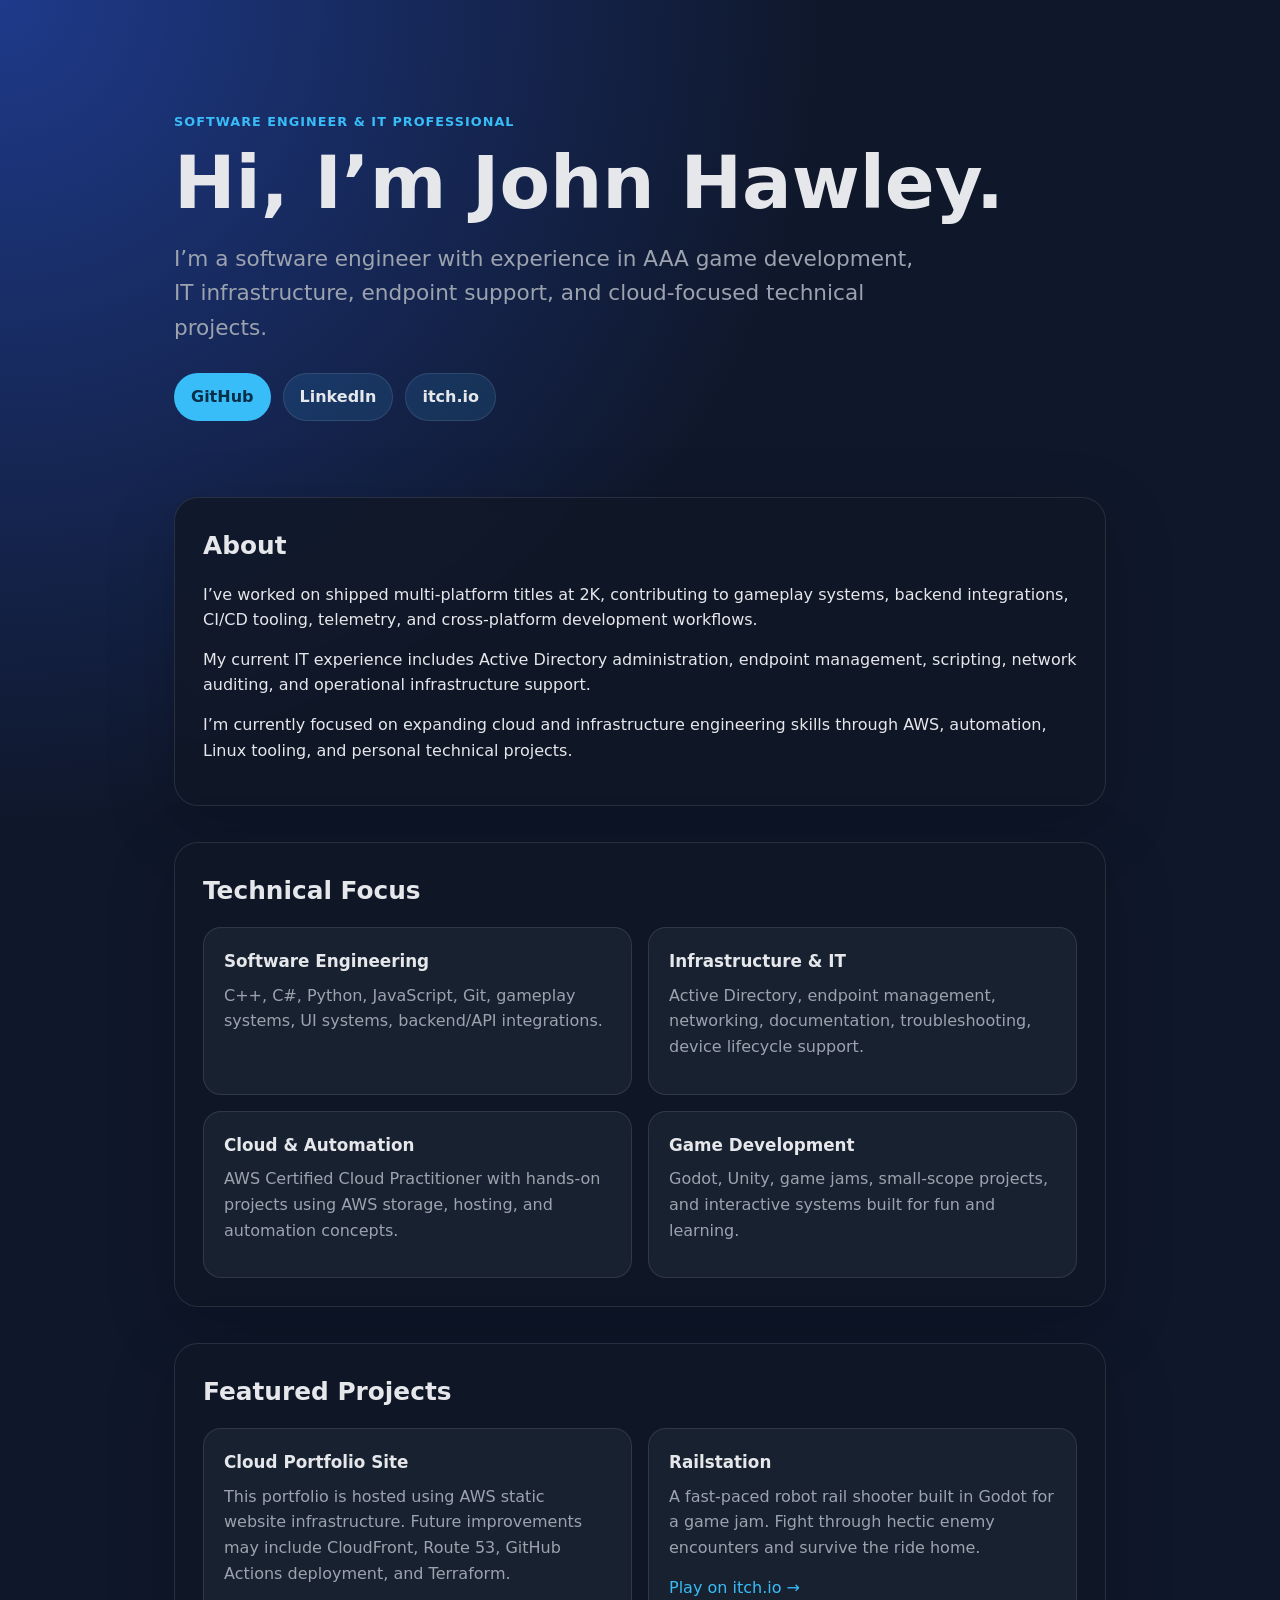
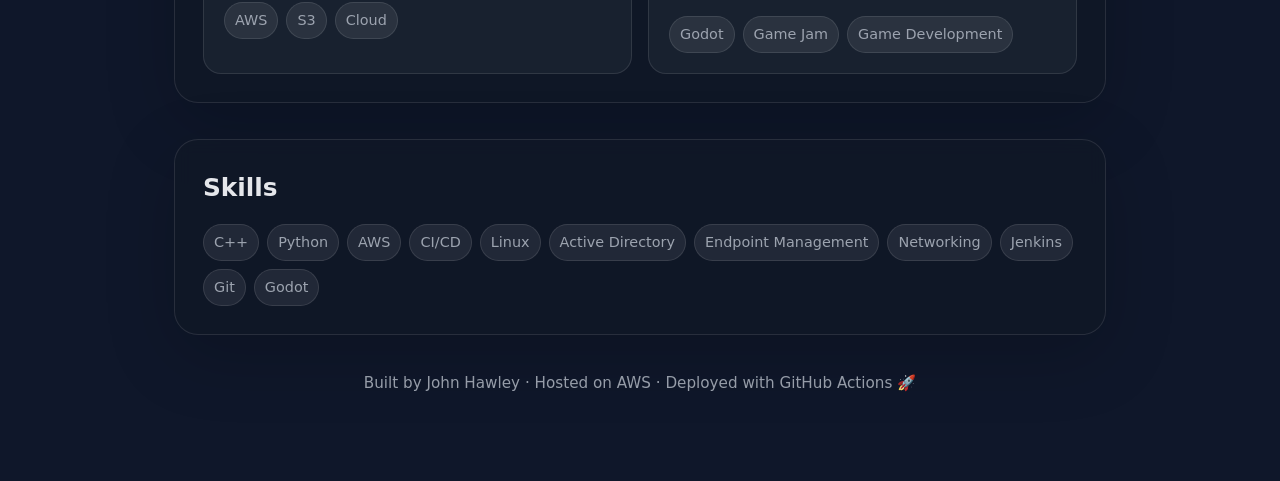
<file: index.html>
<!DOCTYPE html>
<html lang="en">
<head>
  <meta charset="UTF-8" />
  <meta name="viewport" content="width=device-width, initial-scale=1.0" />
  <title>John Hawley | Software Engineer & IT Professional</title>
  <meta name="description" content="Portfolio for John Hawley, a software engineer and IT professional focused on cloud, infrastructure, automation, and game development." />
  <style>
    :root {
      --bg: #0f172a;
      --panel: #111827;
      --panel-light: #1f2937;
      --text: #e5e7eb;
      --muted: #9ca3af;
      --accent: #38bdf8;
      --accent-soft: rgba(56, 189, 248, 0.12);
      --border: rgba(255, 255, 255, 0.1);
      --max-width: 980px;
    }

    * {
      box-sizing: border-box;
    }

    body {
      margin: 0;
      font-family: system-ui, -apple-system, BlinkMacSystemFont, "Segoe UI", sans-serif;
      background: radial-gradient(circle at top left, #1e3a8a 0, transparent 34%), var(--bg);
      color: var(--text);
      line-height: 1.6;
    }

    a {
      color: var(--accent);
      text-decoration: none;
    }

    a:hover {
      text-decoration: underline;
    }

    .page {
      max-width: var(--max-width);
      margin: 0 auto;
      padding: 48px 24px 72px;
    }

    header {
      padding: 64px 0 40px;
    }

    .eyebrow {
      color: var(--accent);
      font-weight: 700;
      letter-spacing: 0.08em;
      text-transform: uppercase;
      font-size: 0.8rem;
      margin-bottom: 12px;
    }

    h1 {
      font-size: clamp(2.4rem, 7vw, 4.6rem);
      line-height: 1.05;
      margin: 0 0 20px;
    }

    .subtitle {
      font-size: clamp(1.1rem, 2vw, 1.35rem);
      max-width: 760px;
      color: var(--muted);
      margin-bottom: 28px;
    }

    .actions {
      display: flex;
      flex-wrap: wrap;
      gap: 12px;
      margin-top: 28px;
    }

    .button {
      display: inline-flex;
      align-items: center;
      justify-content: center;
      padding: 10px 16px;
      border-radius: 999px;
      border: 1px solid var(--border);
      background: var(--accent-soft);
      color: var(--text);
      font-weight: 650;
    }

    .button.primary {
      background: var(--accent);
      color: #082f49;
      border-color: transparent;
    }

    section {
      margin-top: 36px;
      padding: 28px;
      background: rgba(17, 24, 39, 0.82);
      border: 1px solid var(--border);
      border-radius: 24px;
      box-shadow: 0 20px 70px rgba(0, 0, 0, 0.18);
      backdrop-filter: blur(8px);
    }

    h2 {
      margin: 0 0 16px;
      font-size: 1.55rem;
    }

    h3 {
      margin: 0 0 8px;
      font-size: 1.05rem;
    }

    p {
      margin: 0 0 14px;
    }

    .grid {
      display: grid;
      grid-template-columns: repeat(2, minmax(0, 1fr));
      gap: 16px;
    }

    .card {
      padding: 20px;
      border: 1px solid var(--border);
      border-radius: 18px;
      background: rgba(31, 41, 55, 0.65);
    }

    .tag-list {
      display: flex;
      flex-wrap: wrap;
      gap: 8px;
      padding: 0;
      margin: 16px 0 0;
      list-style: none;
    }

    .tag {
      padding: 6px 10px;
      border-radius: 999px;
      background: rgba(255, 255, 255, 0.08);
      color: var(--muted);
      font-size: 0.9rem;
      border: 1px solid var(--border);
    }

    .muted {
      color: var(--muted);
    }

    footer {
      color: var(--muted);
      padding: 36px 0 0;
      text-align: center;
      font-size: 0.95rem;
    }

    @media (max-width: 720px) {
      .page {
        padding: 28px 18px 56px;
      }

      header {
        padding-top: 36px;
      }

      section {
        padding: 22px;
      }

      .grid {
        grid-template-columns: 1fr;
      }
    }
  </style>
</head>
<body>
  <main class="page">
    <header>
      <div class="eyebrow">Software Engineer & IT Professional</div>
      <h1>Hi, I’m John Hawley.</h1>
      <p class="subtitle">
        I’m a software engineer with experience in AAA game development, IT infrastructure,
        endpoint support, and cloud-focused technical projects.
      </p>
      <div class="actions">
        <a class="button primary" href="https://github.com/jh318" target="_blank" rel="noreferrer">GitHub</a>
        <a class="button" href="https://www.linkedin.com/in/jh318/" target="_blank" rel="noreferrer">LinkedIn</a>
        <a class="button" href="https://jh318.itch.io/" target="_blank" rel="noreferrer">itch.io</a>
      </div>
    </header>

    <section>
      <h2>About</h2>
      <p>
        I’ve worked on shipped multi-platform titles at 2K, contributing to gameplay systems,
        backend integrations, CI/CD tooling, telemetry, and cross-platform development workflows.
      </p>
      <p>
        My current IT experience includes Active Directory administration, endpoint management,
        scripting, network auditing, and operational infrastructure support.
      </p>
      <p>
        I’m currently focused on expanding cloud and infrastructure engineering skills through AWS,
        automation, Linux tooling, and personal technical projects.
      </p>
    </section>

    <section>
      <h2>Technical Focus</h2>
      <div class="grid">
        <div class="card">
          <h3>Software Engineering</h3>
          <p class="muted">C++, C#, Python, JavaScript, Git, gameplay systems, UI systems, backend/API integrations.</p>
        </div>
        <div class="card">
          <h3>Infrastructure & IT</h3>
          <p class="muted">Active Directory, endpoint management, networking, documentation, troubleshooting, device lifecycle support.</p>
        </div>
        <div class="card">
          <h3>Cloud & Automation</h3>
          <p class="muted">AWS Certified Cloud Practitioner with hands-on projects using AWS storage, hosting, and automation concepts.</p>
        </div>
        <div class="card">
          <h3>Game Development</h3>
          <p class="muted">Godot, Unity, game jams, small-scope projects, and interactive systems built for fun and learning.</p>
        </div>
      </div>
    </section>

    <section>
      <h2>Featured Projects</h2>
      <div class="grid">
        <article class="card">
          <h3>Cloud Portfolio Site</h3>
          <p class="muted">
            This portfolio is hosted using AWS static website infrastructure. Future improvements may include CloudFront,
            Route 53, GitHub Actions deployment, and Terraform.
          </p>
          <ul class="tag-list">
            <li class="tag">AWS</li>
            <li class="tag">S3</li>
            <li class="tag">Cloud</li>
          </ul>
        </article>

        <article class="card">
          <h3>Railstation</h3>
          <p class="muted">
            A fast-paced robot rail shooter built in Godot for a game jam. Fight through hectic enemy encounters and survive the ride home.
          </p>
          <a href="https://jh318.itch.io/railstation" target="_blank" rel="noreferrer">Play on itch.io →</a>
          <ul class="tag-list">
            <li class="tag">Godot</li>
            <li class="tag">Game Jam</li>
            <li class="tag">Game Development</li>
          </ul>
        </article>
      </div>
    </section>

    <section>
      <h2>Skills</h2>
      <ul class="tag-list">
        <li class="tag">C++</li>
        <li class="tag">Python</li>
        <li class="tag">AWS</li>
        <li class="tag">CI/CD</li>
        <li class="tag">Linux</li>
        <li class="tag">Active Directory</li>
        <li class="tag">Endpoint Management</li>
        <li class="tag">Networking</li>
        <li class="tag">Jenkins</li>
        <li class="tag">Git</li>
        <li class="tag">Godot</li>
      </ul>
    </section>

    <footer>
      <p>Built by John Hawley · Hosted on AWS · Deployed with GitHub Actions 🚀</p>
    </footer>
  </main>
</body>
</html>
</file>
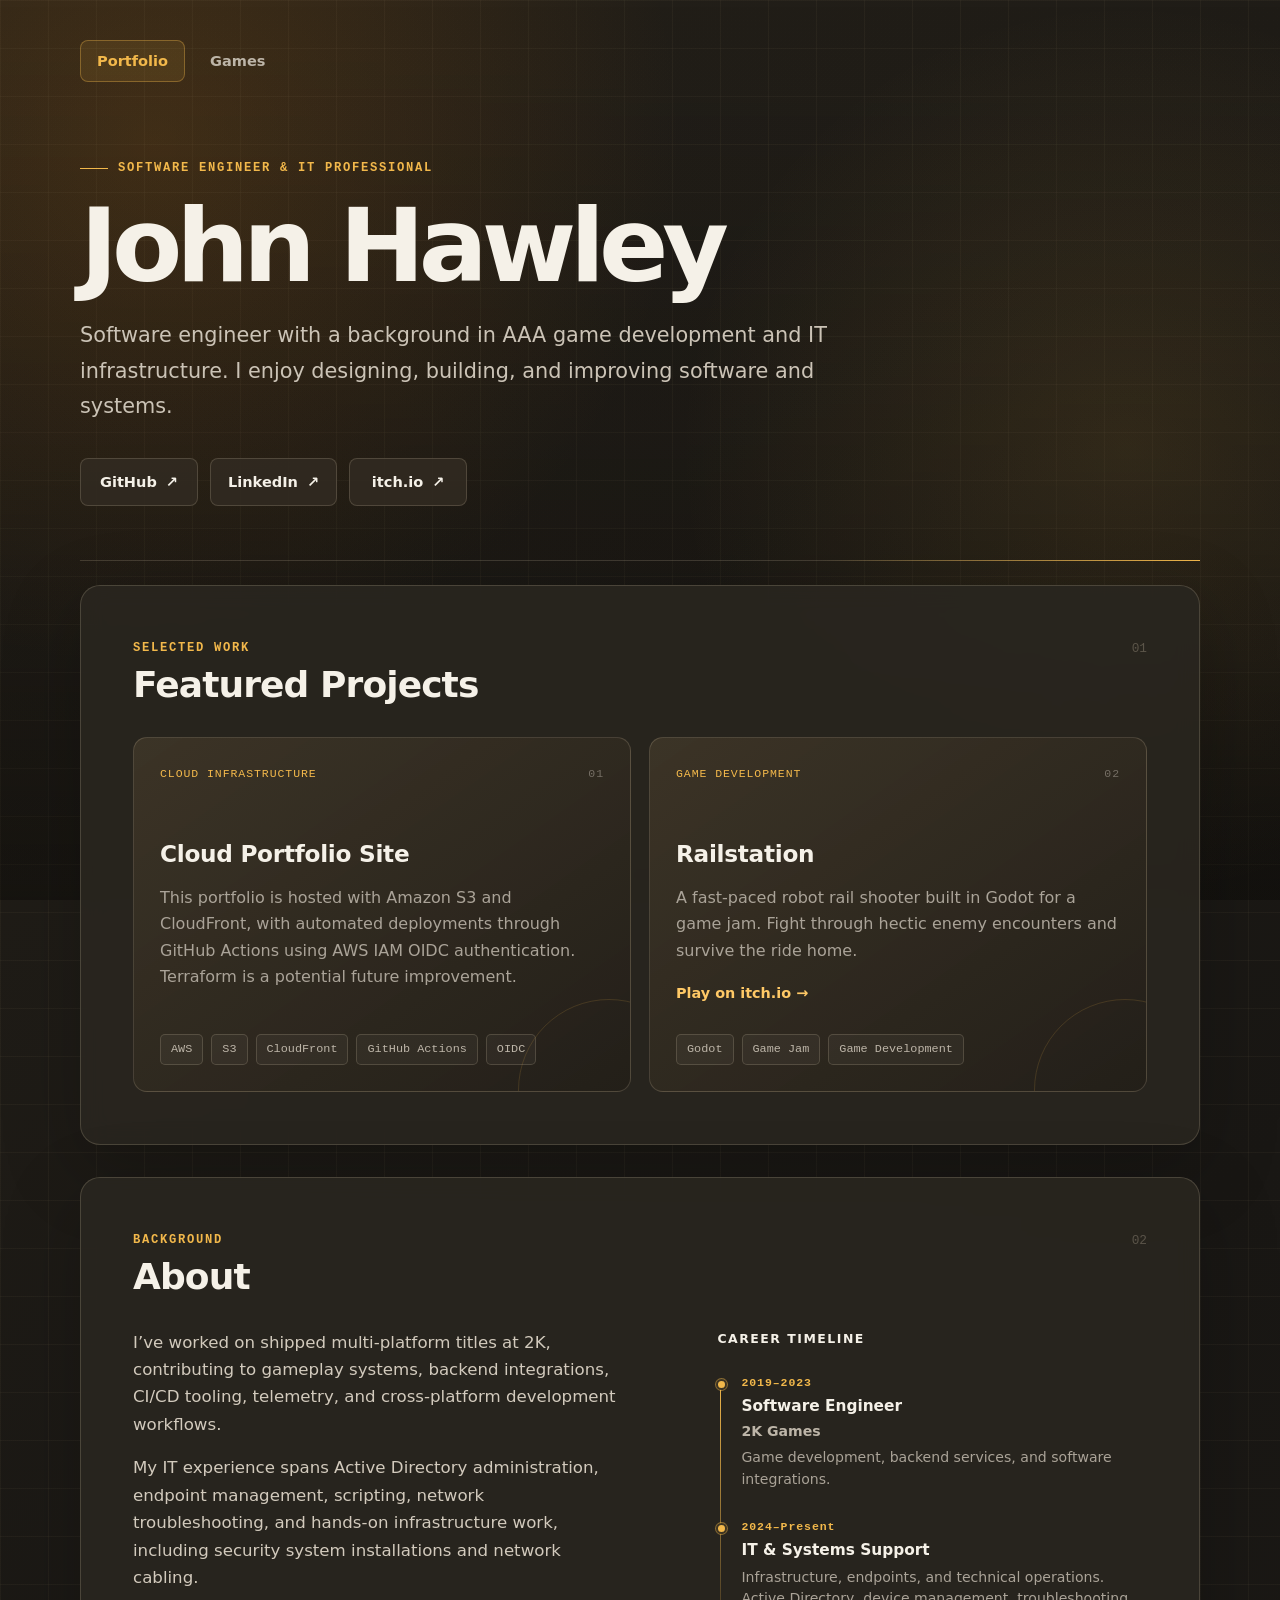
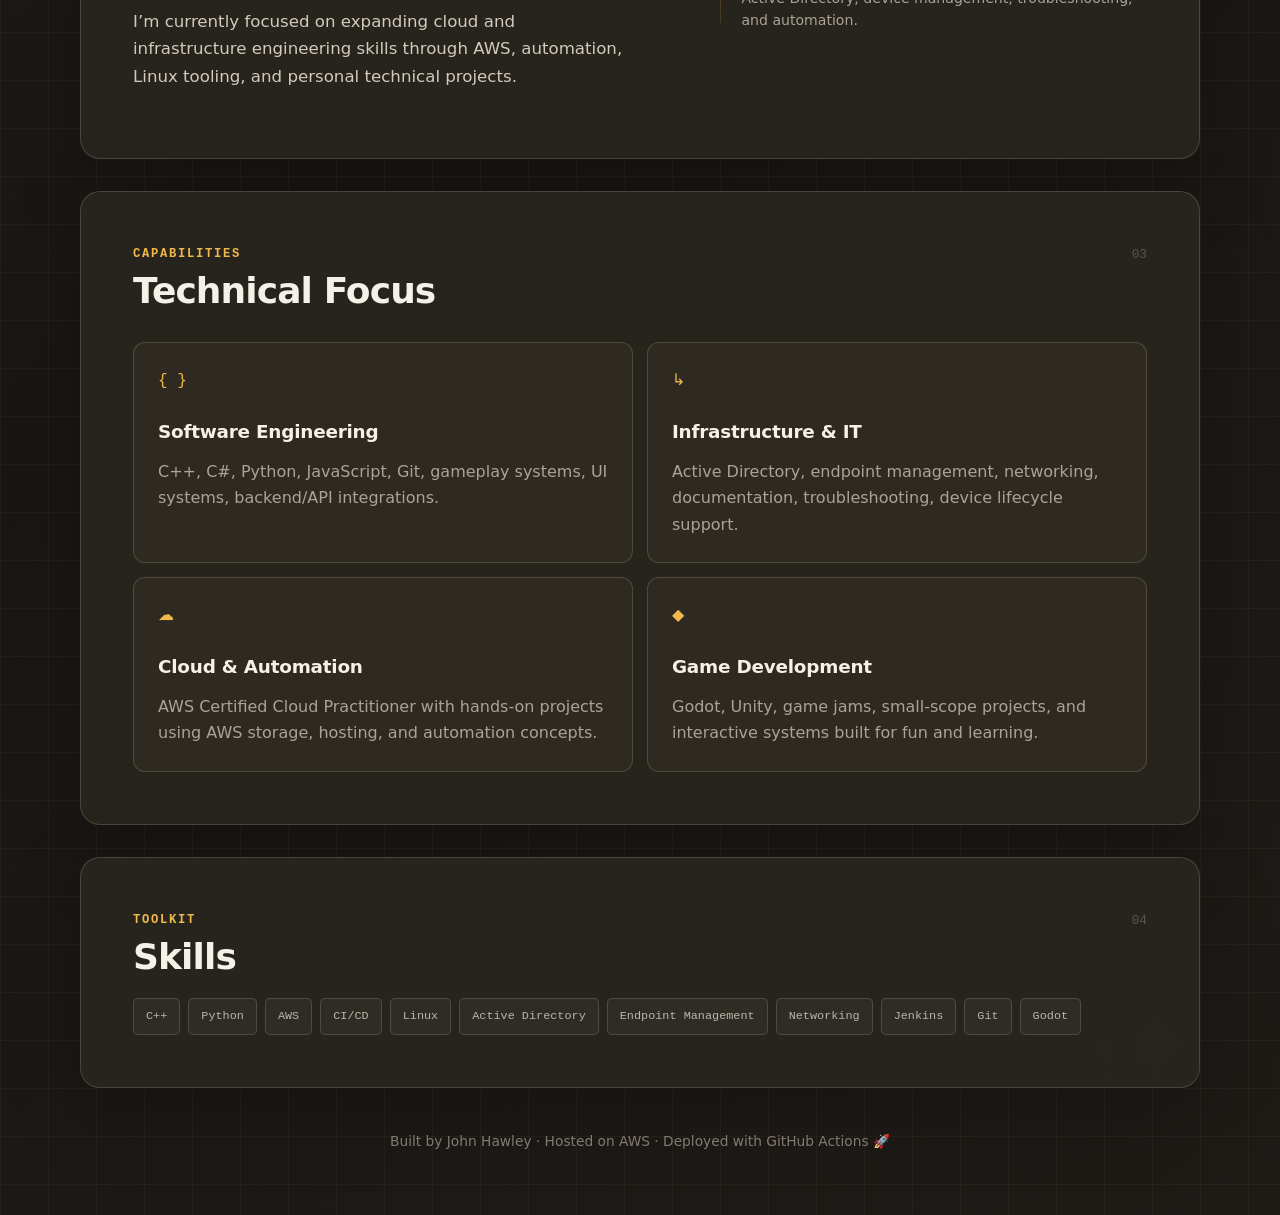
<file: site/index.html>
<!DOCTYPE html>
<html lang="en">
<head>
  <meta charset="UTF-8" />
  <meta name="viewport" content="width=device-width, initial-scale=1.0" />
  <title>John Hawley | Software Engineer & IT Professional</title>
  <meta name="description" content="Portfolio for John Hawley, a software engineer and IT professional focused on cloud, infrastructure, automation, and game development." />
  <link rel="stylesheet" href="css/style.css" />
</head>
<body>
  <main class="page">
    <nav class="site-nav" aria-label="Main navigation">
      <a href="/" aria-current="page">Portfolio</a>
      <a href="/games/">Games</a>
    </nav>
    <header class="hero">
      <div class="hero-content">
        <div class="eyebrow"><span aria-hidden="true"></span> Software Engineer & IT Professional</div>
        <h1>John Hawley</h1>
        <p class="subtitle">
          Software engineer with a background in AAA game development and IT infrastructure. 
          I enjoy designing, building, and improving software and systems.
        </p>
        <div class="actions">
          <a class="button" href="https://github.com/jh318" target="_blank" rel="noreferrer">GitHub <span aria-hidden="true">↗</span></a>
          <a class="button" href="https://www.linkedin.com/in/jh318/" target="_blank" rel="noreferrer">LinkedIn <span aria-hidden="true">↗</span></a>
          <a class="button" href="https://jh318.itch.io/" target="_blank" rel="noreferrer">itch.io <span aria-hidden="true">↗</span></a>
        </div>
      </div>
    </header>

    <section class="section projects" aria-labelledby="projects-title">
      <div class="section-heading"><div><p class="section-kicker">Selected work</p><h2 id="projects-title">Featured Projects</h2></div><span class="section-index" aria-hidden="true">01</span></div>
      <div class="project-grid">
        <article class="project-card">
          <div class="project-topline"><span class="project-type">Cloud infrastructure</span><span aria-hidden="true">01</span></div>
          <h3>Cloud Portfolio Site</h3>
          <p class="muted">
            This portfolio is hosted with Amazon S3 and CloudFront, with automated deployments through GitHub Actions
            using AWS IAM OIDC authentication. Terraform is a potential future improvement.
          </p>
          <ul class="tag-list">
            <li class="tag">AWS</li>
            <li class="tag">S3</li>
            <li class="tag">CloudFront</li>
            <li class="tag">GitHub Actions</li>
            <li class="tag">OIDC</li>
          </ul>
        </article>
        <article class="project-card">
          <div class="project-topline"><span class="project-type">Game development</span><span aria-hidden="true">02</span></div>
          <h3>Railstation</h3>
          <p class="muted">A fast-paced robot rail shooter built in Godot for a game jam. Fight through hectic enemy encounters and survive the ride home.</p>
          <a class="project-link" href="https://jh318.itch.io/railstation" target="_blank" rel="noreferrer">Play on itch.io <span aria-hidden="true">→</span></a>
          <ul class="tag-list">
            <li class="tag">Godot</li>
            <li class="tag">Game Jam</li>
            <li class="tag">Game Development</li>
          </ul>
        </article>
      </div>
    </section>

    <section class="section about" aria-labelledby="about-title">
      <div class="section-heading"><div><p class="section-kicker">Background</p><h2 id="about-title">About</h2></div><span class="section-index" aria-hidden="true">02</span></div>
      <div class="about-layout">
        <div class="about-copy">
          <p>
            I’ve worked on shipped multi-platform titles at 2K, contributing to gameplay systems,
            backend integrations, CI/CD tooling, telemetry, and cross-platform development workflows.
          </p>
          <p>
            My IT experience spans Active Directory administration, endpoint management, scripting, 
            network troubleshooting, and hands-on infrastructure work, including security system installations and network cabling.
          </p>
          <p>
            I’m currently focused on expanding cloud and infrastructure engineering skills through AWS,
            automation, Linux tooling, and personal technical projects.
          </p>
        </div>
        <div class="career" aria-labelledby="career-title">
          <h3 id="career-title">Career timeline</h3>
          <ol class="timeline">
            <li>
              <time>2019–2023</time>
              <h4>Software Engineer</h4>
              <p class="timeline-org">2K Games</p>
              <p>Game development, backend services, and software integrations.</p>
            </li>
            <li>
              <time>2024–Present</time>
              <h4>IT &amp; Systems Support</h4>
              <p>Infrastructure, endpoints, and technical operations.<br />Active Directory, device management, troubleshooting, and automation.</p>
            </li>
          </ol>
        </div>
      </div>
    </section>

    <section class="section focus" aria-labelledby="focus-title">
      <div class="section-heading"><div><p class="section-kicker">Capabilities</p><h2 id="focus-title">Technical Focus</h2></div><span class="section-index" aria-hidden="true">03</span></div>
      <div class="grid">
        <div class="card">
          <span class="card-icon" aria-hidden="true">{ }</span>
          <h3>Software Engineering</h3>
          <p class="muted">C++, C#, Python, JavaScript, Git, gameplay systems, UI systems, backend/API integrations.</p>
        </div>
        <div class="card">
          <span class="card-icon" aria-hidden="true">↳</span>
          <h3>Infrastructure & IT</h3>
          <p class="muted">Active Directory, endpoint management, networking, documentation, troubleshooting, device lifecycle support.</p>
        </div>
        <div class="card">
          <span class="card-icon" aria-hidden="true">☁</span>
          <h3>Cloud & Automation</h3>
          <p class="muted">AWS Certified Cloud Practitioner with hands-on projects using AWS storage, hosting, and automation concepts.</p>
        </div>
        <div class="card">
          <span class="card-icon" aria-hidden="true">◆</span>
          <h3>Game Development</h3>
          <p class="muted">Godot, Unity, game jams, small-scope projects, and interactive systems built for fun and learning.</p>
        </div>
      </div>
    </section>

    <section class="section skills" aria-labelledby="skills-title">
      <div class="section-heading compact"><div><p class="section-kicker">Toolkit</p><h2 id="skills-title">Skills</h2></div><span class="section-index" aria-hidden="true">04</span></div>
      <ul class="tag-list">
        <li class="tag">C++</li>
        <li class="tag">Python</li>
        <li class="tag">AWS</li>
        <li class="tag">CI/CD</li>
        <li class="tag">Linux</li>
        <li class="tag">Active Directory</li>
        <li class="tag">Endpoint Management</li>
        <li class="tag">Networking</li>
        <li class="tag">Jenkins</li>
        <li class="tag">Git</li>
        <li class="tag">Godot</li>
      </ul>
    </section>

    <footer>
      <p>Built by John Hawley · Hosted on AWS · Deployed with GitHub Actions 🚀</p>
    </footer>
  </main>
</body>
</html>
</file>
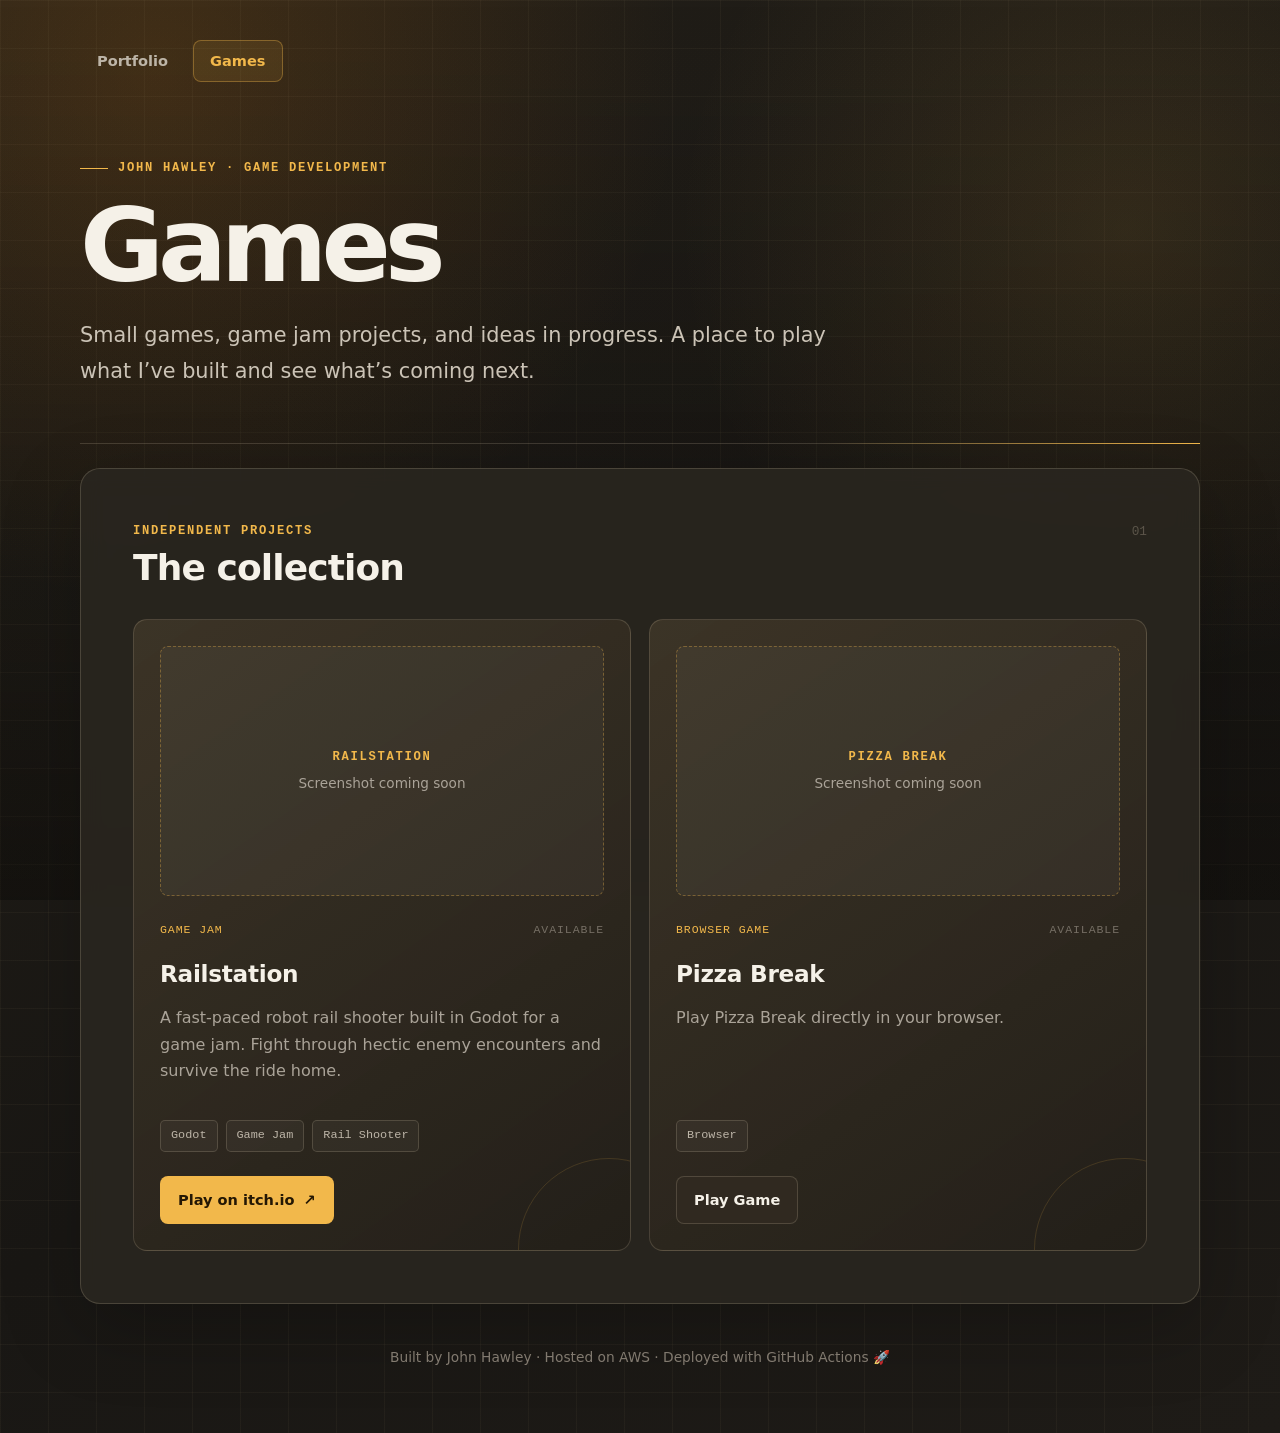
<file: site/games.html>
<!DOCTYPE html>
<html lang="en">
<head>
  <meta charset="UTF-8" />
  <meta name="viewport" content="width=device-width, initial-scale=1.0" />
  <title>Games | John Hawley</title>
  <meta name="description" content="Games and game development projects by John Hawley, including Railstation and Pizza Break." />
  <link rel="stylesheet" href="css/style.css" />
</head>
<body>
  <main class="page">
    <nav class="site-nav" aria-label="Main navigation">
      <a href="index.html">Portfolio</a>
      <a href="games.html" aria-current="page">Games</a>
    </nav>

    <header class="hero games-hero">
      <div class="hero-content">
        <div class="eyebrow"><span aria-hidden="true"></span> John Hawley · Game development</div>
        <h1>Games</h1>
        <p class="subtitle">Small games, game jam projects, and ideas in progress. A place to play what I’ve built and see what’s coming next.</p>
      </div>
    </header>

    <section class="section projects" aria-labelledby="games-title">
      <div class="section-heading"><div><p class="section-kicker">Independent projects</p><h2 id="games-title">The collection</h2></div><span class="section-index" aria-hidden="true">01</span></div>
      <div class="project-grid game-grid">
        <!-- Add games by copying a game-card. Replace the media placeholder with a real screenshot; see README.md. -->
        <article class="project-card game-card" aria-labelledby="railstation-title">
          <div class="game-media">
            <span class="section-kicker">Railstation</span>
            <p>Screenshot coming soon</p>
          </div>
          <div class="project-topline"><span class="project-type">Game jam</span><span>Available</span></div>
          <h3 id="railstation-title">Railstation</h3>
          <p class="muted">A fast-paced robot rail shooter built in Godot for a game jam. Fight through hectic enemy encounters and survive the ride home.</p>
          <ul class="tag-list" aria-label="Railstation technologies and categories">
            <li class="tag">Godot</li>
            <li class="tag">Game Jam</li>
            <li class="tag">Rail Shooter</li>
          </ul>
          <div class="actions">
            <a class="button primary" href="https://jh318.itch.io/railstation" target="_blank" rel="noreferrer" aria-label="Play Railstation on itch.io (opens in a new tab)">Play on itch.io <span aria-hidden="true">↗</span></a>
          </div>
        </article>

        <article class="project-card game-card" aria-labelledby="pizza-break-title">
          <div class="game-media">
            <span class="section-kicker">Pizza Break</span>
            <p>Screenshot coming soon</p>
          </div>
          <div class="project-topline"><span class="project-type">Browser game</span><span>Available</span></div>
          <h3 id="pizza-break-title">Pizza Break</h3>
          <p class="muted">Play Pizza Break directly in your browser.</p>
          <ul class="tag-list" aria-label="Pizza Break platform">
            <li class="tag">Browser</li>
          </ul>
          <div class="actions">
            <a class="button" href="/games/pizza-break/index.html">Play Game</a>
          </div>
        </article>
      </div>
    </section>

    <footer>
      <p>Built by John Hawley · Hosted on AWS · Deployed with GitHub Actions 🚀</p>
    </footer>
  </main>
</body>
</html>
</file>
<file: site/css/style.css>
:root {
  /* Page background and lighting */
  --bg: #191714;
  --bg-gradient-start: #242019;
  --bg-gradient-end: #1e1b17;
  --bg-grid-line: rgba(222, 197, 149, 0.045);
  --bg-glow-primary: rgba(180, 106, 20, 0.22);
  --bg-glow-accent: rgba(242, 184, 75, 0.12);
  --bg-overlay-mid: rgba(8, 7, 5, 0.18);
  --bg-overlay-end: rgba(8, 7, 5, 0.36);

  /* Surfaces and depth */
  --panel: rgba(42, 38, 32, 0.9);
  --button-bg: rgba(49, 43, 33, 0.88);
  --project-bg-start: rgba(65, 56, 41, 0.82);
  --project-bg-end: rgba(35, 31, 25, 0.94);
  --card-bg: rgba(52, 46, 36, 0.74);
  --tag-bg: rgba(255, 255, 255, 0.04);
  --shadow: rgba(0, 0, 0, 0.22);

  /* Text */
  --text: #f5f1e8;
  --muted: #aaa398;
  --text-intro: #cbc3b6;
  --text-body: #d2cabd;
  --text-soft: #bdb5a8;
  --text-dim: #756e64;
  --text-footer: #898176;

  /* Accent and interactions */
  --accent: #f2b84b;
  --accent-strong: #ffc966;
  --accent-hover: #ffdc91;
  --accent-soft: rgba(242, 184, 75, 0.1);
  --accent-line-soft: rgba(242, 184, 75, 0.12);
  --accent-ring: rgba(242, 184, 75, 0.5);
  --accent-contrast: #241704;

  /* Borders and indicators */
  --border: rgba(224, 207, 177, 0.19);
  --border-bright: rgba(242, 184, 75, 0.34);
  --section-index: rgba(190, 178, 157, 0.34);

  --max-width: 1120px;
}

* { box-sizing: border-box; }
html { scroll-behavior: smooth; }

body {
  margin: 0;
  min-height: 100vh;
  font-family: Inter, ui-sans-serif, system-ui, -apple-system, BlinkMacSystemFont, "Segoe UI", sans-serif;
  background-color: var(--bg);
  background-image:
    linear-gradient(var(--bg-grid-line) 1px, transparent 1px),
    linear-gradient(90deg, var(--bg-grid-line) 1px, transparent 1px),
    radial-gradient(circle at 12% 5%, var(--bg-glow-primary), transparent 33rem),
    radial-gradient(circle at 88% 16%, var(--bg-glow-accent), transparent 28rem),
    linear-gradient(145deg, var(--bg-gradient-start) 0%, var(--bg) 55%, var(--bg-gradient-end) 100%);
  background-size: 48px 48px, 48px 48px, auto, auto, auto;
  color: var(--text);
  line-height: 1.65;
}

body::before {
  content: "";
  position: fixed;
  inset: 0;
  pointer-events: none;
  background: linear-gradient(180deg, transparent 0%, var(--bg-overlay-mid) 70%, var(--bg-overlay-end) 100%);
  z-index: -1;
}

a { color: var(--accent-strong); text-decoration: none; }
a:hover { color: var(--accent-hover); }
a:focus-visible { outline: 2px solid var(--accent); outline-offset: 4px; }

.page {
  width: min(calc(100% - 48px), var(--max-width));
  margin: 0 auto;
  padding: 40px 0 64px;
}

.hero {
  position: relative;
  display: flex;
  align-items: center;
  min-height: 460px;
  padding: 76px 0 54px;
  border-bottom: 1px solid var(--border);
}

.hero::after {
  content: "";
  position: absolute;
  right: 0;
  bottom: -1px;
  width: 34%;
  height: 1px;
  background: linear-gradient(90deg, transparent, var(--accent));
}

.hero-content {
  position: relative;
  z-index: 1;
  width: min(100%, 820px);
}

.eyebrow,
.section-kicker {
  color: var(--accent);
  font-family: ui-monospace, SFMono-Regular, Menlo, Monaco, Consolas, monospace;
  font-size: 0.76rem;
  font-weight: 700;
  letter-spacing: 0.14em;
  text-transform: uppercase;
}

.eyebrow { display: flex; align-items: center; gap: 10px; margin-bottom: 20px; }
.eyebrow span { width: 28px; height: 1px; background: currentColor; }

h1 {
  max-width: 780px;
  margin: 0 0 24px;
  color: var(--text);
  font-size: clamp(3.5rem, 8vw, 6.75rem);
  font-weight: 780;
  letter-spacing: -0.06em;
  line-height: 0.94;
}

.subtitle {
  max-width: 800px;
  margin: 0;
  color: var(--text-intro);
  font-size: clamp(1.05rem, 2vw, 1.3rem);
  line-height: 1.7;
}

.actions { display: flex; flex-wrap: wrap; gap: 12px; margin-top: 34px; }

.button {
  display: inline-flex;
  align-items: center;
  justify-content: center;
  gap: 9px;
  min-width: 118px;
  padding: 11px 17px;
  border: 1px solid var(--border);
  border-radius: 8px;
  background: var(--button-bg);
  color: var(--text);
  font-size: 0.91rem;
  font-weight: 700;
  transition: border-color 160ms ease, background-color 160ms ease, transform 160ms ease;
}

.button:hover {
  border-color: var(--border-bright);
  background: var(--accent-soft);
  color: var(--text);
  transform: translateY(-2px);
}

.button.primary { background: var(--accent); border-color: transparent; color: var(--accent-contrast); }
.button.primary:hover { background: var(--accent-strong); color: var(--accent-contrast); }

.section {
  margin-top: 32px;
  padding: clamp(28px, 5vw, 52px);
  border: 1px solid var(--border);
  border-radius: 20px;
  background: var(--panel);
  box-shadow: 0 24px 80px var(--shadow);
  backdrop-filter: blur(12px);
}

.hero + .projects { margin-top: 24px; }

.section-heading { display: flex; align-items: flex-start; justify-content: space-between; gap: 24px; margin-bottom: 30px; }
.section-heading.compact { margin-bottom: 20px; }
.section-kicker { margin: 0 0 5px; }
.section-index { color: var(--section-index); font-family: ui-monospace, monospace; font-size: 0.8rem; }

h2 { margin: 0; font-size: clamp(1.75rem, 3vw, 2.25rem); letter-spacing: -0.025em; line-height: 1.2; }
h3 { margin: 0 0 12px; font-size: 1.15rem; letter-spacing: -0.012em; }
p { margin: 0 0 16px; }

.project-grid { display: grid; grid-template-columns: repeat(2, minmax(0, 1fr)); gap: 18px; }

.project-card {
  position: relative;
  display: flex;
  flex-direction: column;
  min-height: 340px;
  padding: 26px;
  overflow: hidden;
  border: 1px solid var(--border);
  border-radius: 14px;
  background: linear-gradient(145deg, var(--project-bg-start), var(--project-bg-end));
  transition: border-color 180ms ease, transform 180ms ease;
}

.project-card::after {
  content: "";
  position: absolute;
  right: -70px;
  bottom: -90px;
  width: 180px;
  height: 180px;
  border: 1px solid var(--border-bright);
  border-radius: 50%;
  opacity: 0.45;
}

.project-card:hover { border-color: var(--border-bright); transform: translateY(-3px); }
.project-topline {
  display: flex;
  justify-content: space-between;
  margin-bottom: 52px;
  color: var(--text-dim);
  font-family: ui-monospace, monospace;
  font-size: 0.72rem;
  text-transform: uppercase;
  letter-spacing: 0.08em;
}

.project-type { color: var(--accent); }
.project-card h3 { font-size: 1.45rem; }
.project-card .muted { flex-grow: 1; }
.project-link { position: relative; z-index: 1; width: fit-content; margin: 2px 0 8px; font-weight: 700; font-size: 0.9rem; }

.grid { display: grid; grid-template-columns: repeat(2, minmax(0, 1fr)); gap: 14px; }
.card { padding: 24px; border: 1px solid var(--border); border-radius: 12px; background: var(--card-bg); }
.card-icon { display: inline-block; margin-bottom: 22px; color: var(--accent); font-family: ui-monospace, monospace; font-size: 1rem; }
.card p { margin-bottom: 0; }
.muted { color: var(--muted); }

.about-layout {
  display: grid;
  grid-template-columns: minmax(0, 1.05fr) minmax(340px, 0.95fr);
  gap: clamp(42px, 7vw, 76px);
  align-items: start;
}

.about-copy { max-width: 620px; }
.about-copy p { color: var(--text-body); font-size: 1.04rem; }

.career {
  padding-left: clamp(0px, 1.5vw, 16px);
}

.career > h3 {
  margin-bottom: 24px;
  color: var(--text);
  font-size: 0.78rem;
  font-weight: 700;
  letter-spacing: 0.12em;
  text-transform: uppercase;
}

.timeline {
  position: relative;
  margin: 0;
  padding: 0 0 0 24px;
  list-style: none;
}

.timeline::before {
  content: "";
  position: absolute;
  top: 7px;
  bottom: 9px;
  left: 3px;
  width: 1px;
  background: linear-gradient(var(--accent), var(--accent-line-soft));
}

.timeline li {
  position: relative;
  padding: 0 0 26px;
}

.timeline li:last-child { padding-bottom: 0; }

.timeline li::before {
  content: "";
  position: absolute;
  top: 6px;
  left: -25px;
  width: 7px;
  height: 7px;
  border: 2px solid var(--panel);
  border-radius: 50%;
  background: var(--accent);
  box-shadow: 0 0 0 1px var(--accent-ring);
}

.timeline time {
  display: block;
  margin-bottom: 4px;
  color: var(--accent);
  font-family: ui-monospace, SFMono-Regular, Menlo, Monaco, Consolas, monospace;
  font-size: 0.72rem;
  font-weight: 700;
  letter-spacing: 0.08em;
}

.timeline h4 {
  margin: 0 0 5px;
  color: var(--text);
  font-size: 0.96rem;
  line-height: 1.4;
}

.timeline p { margin: 0; color: var(--muted); font-size: 0.88rem; line-height: 1.55; }
.timeline .timeline-org { margin: -2px 0 5px; color: var(--text-soft); font-weight: 650; }

.tag-list { display: flex; flex-wrap: wrap; gap: 8px; padding: 0; margin: 20px 0 0; list-style: none; }
.tag {
  padding: 5px 10px;
  border: 1px solid var(--border);
  border-radius: 5px;
  background: var(--tag-bg);
  color: var(--text-soft);
  font-family: ui-monospace, monospace;
  font-size: 0.74rem;
}

.skills .tag-list { margin-top: 0; }
.skills .tag { padding: 8px 12px; }

footer { padding: 42px 0 0; color: var(--text-footer); text-align: center; font-size: 0.86rem; }
footer p { margin: 0; }

/* Shared page navigation and game gallery */
.site-nav { display: flex; flex-wrap: wrap; gap: 8px; }
.site-nav a {
  padding: 8px 16px;
  border: 1px solid transparent;
  border-radius: 8px;
  color: var(--text-soft);
  font-size: 0.91rem;
  font-weight: 700;
}
.site-nav a:hover { color: var(--accent-hover); background: var(--accent-soft); }
.site-nav a[aria-current="page"] { color: var(--accent); border-color: var(--border-bright); background: var(--accent-soft); }
.games-hero { min-height: 340px; }
.game-card { min-width: 0; }
.game-card::after { pointer-events: none; }
.game-media {
  display: flex;
  flex-direction: column;
  align-items: center;
  justify-content: center;
  aspect-ratio: 16 / 9;
  margin-bottom: 24px;
  padding: 16px;
  border: 1px dashed var(--border-bright);
  border-radius: 8px;
  background: var(--tag-bg);
  text-align: center;
}
.game-media p { margin: 0; color: var(--muted); font-size: 0.85rem; }
.game-media img { display: block; width: 100%; height: 100%; object-fit: cover; border-radius: inherit; }
.game-media:has(img) { padding: 0; border-style: solid; overflow: hidden; }
.game-card .project-topline { flex-wrap: wrap; gap: 8px; margin-bottom: 16px; }
.game-card .actions { margin-top: 24px; }
.game-card .button { position: relative; z-index: 1; font-family: inherit; }
.button:disabled { color: var(--text-soft); cursor: not-allowed; }
.button:disabled:hover { background: var(--button-bg); border-color: var(--border); transform: none; }
.game-note { margin: 12px 0 0; color: var(--muted); font-size: 0.85rem; }

@media (max-width: 820px) {
  .hero { min-height: auto; padding: 72px 0 52px; }
  .about-layout { grid-template-columns: 1fr; gap: 34px; }
  .about-copy { max-width: 100%; }
  .career { padding-left: 0; }
}

@media (max-width: 680px) {
  .page { width: min(calc(100% - 32px), var(--max-width)); padding-top: 16px; }
  .hero { padding: 56px 0 42px; }
  h1 { font-size: clamp(3rem, 15vw, 4.3rem); }
  .section { margin-top: 20px; padding: 26px 20px; border-radius: 16px; }
  .project-grid, .grid { grid-template-columns: 1fr; }
  .project-card { min-height: 300px; padding: 22px; }
  .project-topline { margin-bottom: 38px; }
  .button { flex: 1 1 100px; }
}

@media (prefers-reduced-motion: reduce) {
  html { scroll-behavior: auto; }
  *, *::before, *::after { transition-duration: 0.01ms !important; }
}
</file>
